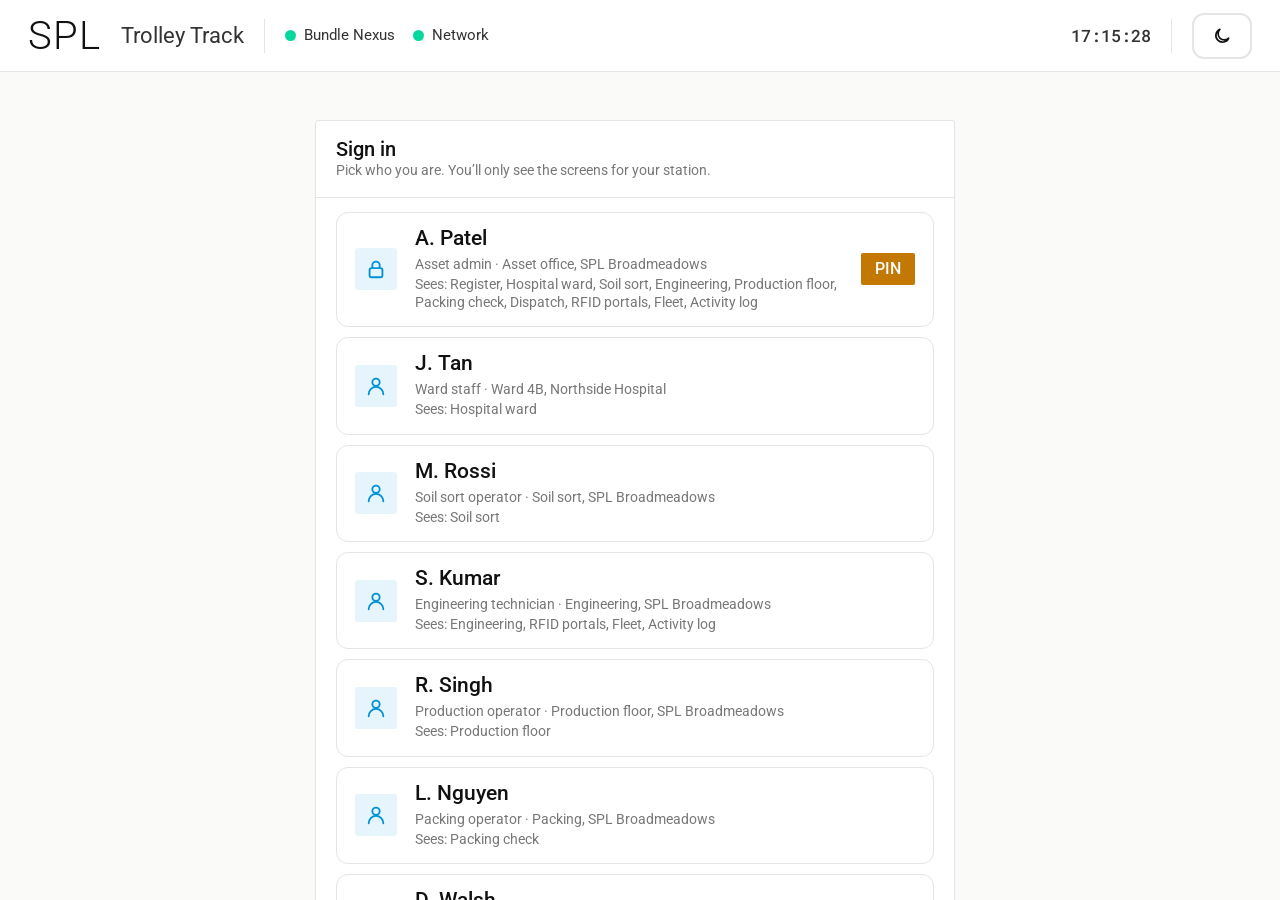
<file: index.html>
<!DOCTYPE html>
<html lang="en">
<head>
<meta charset="utf-8">
<meta name="viewport" content="width=device-width, initial-scale=1, viewport-fit=cover">
<title>SPL Trolley Track – app prototype</title>
<!-- phone app: home-screen install, status bar colour -->
<meta name="theme-color" content="#0092D6">
<meta name="mobile-web-app-capable" content="yes">
<meta name="apple-mobile-web-app-capable" content="yes">
<meta name="apple-mobile-web-app-status-bar-style" content="default">
<meta name="apple-mobile-web-app-title" content="Trolley Track">
<link rel="manifest" href="manifest.webmanifest">
<link rel="icon" href="icon.svg" type="image/svg+xml">
<link rel="apple-touch-icon" href="apple-touch-icon.png">
<link rel="preconnect" href="https://fonts.googleapis.com">
<link rel="preconnect" href="https://fonts.gstatic.com" crossorigin>
<link href="https://fonts.googleapis.com/css2?family=Roboto:wght@300;400;500;700&family=Roboto+Mono:wght@400;500&display=swap" rel="stylesheet">
<link rel="stylesheet" href="css/styles.css?v=10">
<link rel="stylesheet" href="css/mobile.css?v=10">
</head>
<body>
<!-- shown only in desktop "Phone view" -->
<div class="preview-bar">Phone view preview <button class="btn btn-sm" data-act="phone">Back to desktop</button></div>
<!-- .device is the phone frame in Phone view; otherwise it has no box of its own -->
<div class="device">
  <div class="app" id="app"></div>
  <div id="overlay"></div>
</div>

<script src="js/app.js?v=10"></script>
</body>
</html>
</file>
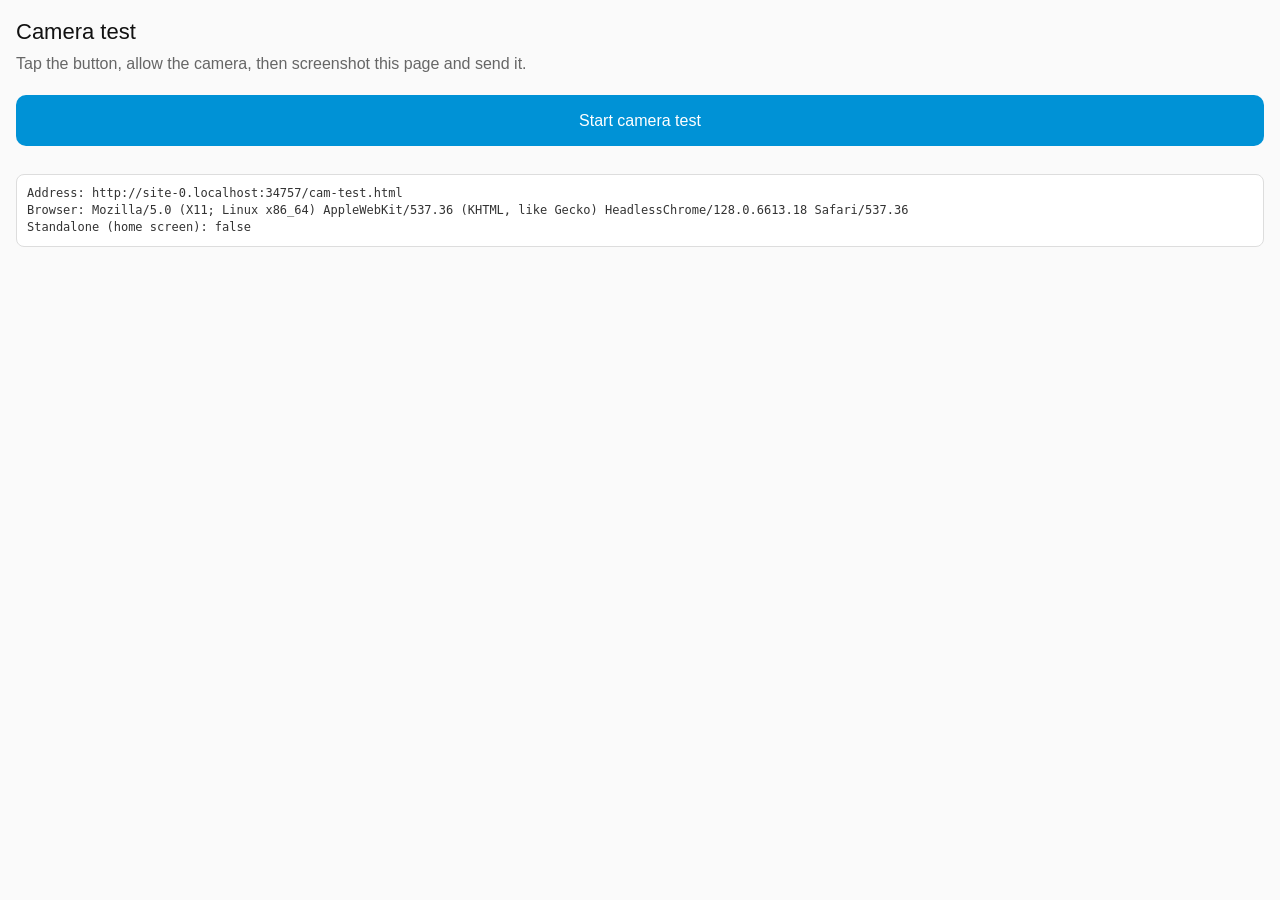
<file: cam-test.html>
<!DOCTYPE html>
<html lang="en">
<head>
<meta charset="utf-8">
<meta name="viewport" content="width=device-width, initial-scale=1">
<title>Camera Test</title>
<!-- Step-by-step camera check for phones. No libraries, so it shows whether the phone and
     link allow the camera at all, separate from the app's own scanner code. -->
<style>
  :root{--blue:#0092D6;--ok:#2E7D32;--bad:#C62828;--muted:#666;--line:#ddd}
  *{box-sizing:border-box}
  body{margin:0;padding:16px;font:16px/1.45 -apple-system,Roboto,Arial,sans-serif;color:#111;background:#fafafa}
  h1{font-size:22px;font-weight:500;margin:0 0 4px}
  p{margin:0 0 14px;color:var(--muted)}
  button{font:inherit;font-weight:500;color:#fff;background:var(--blue);border:0;border-radius:10px;padding:14px 18px;width:100%;margin:6px 0 14px}
  ol{list-style:none;padding:0;margin:0 0 14px;display:flex;flex-direction:column;gap:6px}
  li{background:#fff;border:1px solid var(--line);border-radius:8px;padding:10px 12px;overflow-wrap:anywhere}
  li b{display:inline-block;width:22px}
  li.ok b{color:var(--ok)} li.bad b{color:var(--bad)} li.wait b{color:var(--muted)}
  li small{display:block;color:var(--muted);margin-top:2px}
  video{width:100%;max-height:50vh;background:#000;border-radius:10px;display:none}
  pre{white-space:pre-wrap;font:12px/1.4 ui-monospace,Menlo,monospace;background:#fff;border:1px solid var(--line);border-radius:8px;padding:10px;color:#333}
</style>
</head>
<body>
<h1>Camera test</h1>
<p>Tap the button, allow the camera, then screenshot this page and send it.</p>
<button id="go" type="button">Start camera test</button>
<ol id="steps"></ol>
<video id="v" playsinline muted autoplay></video>
<pre id="info"></pre>
<script>
var steps=document.getElementById("steps"), info=document.getElementById("info"), v=document.getElementById("v");
function add(state,text,detail){var li=document.createElement("li");li.className=state;li.innerHTML="<b>"+(state==="ok"?"✓":state==="bad"?"✗":"…")+"</b>"+text+(detail?"<small>"+detail.replace(/</g,"&lt;")+"</small>":"");steps.appendChild(li);return li;}
info.textContent=["Address: "+location.href,"Browser: "+navigator.userAgent,"Standalone (home screen): "+(navigator.standalone===true||matchMedia("(display-mode: standalone)").matches)].join("\n");

document.getElementById("go").onclick=function(){
  steps.innerHTML="";
  var secure=window.isSecureContext;
  add(secure?"ok":"bad","Secure link (https)",secure?location.protocol+"//"+location.host:"This is "+location.protocol+" — the camera is blocked. Open the https:// tunnel address instead.");
  var md=!!(navigator.mediaDevices&&navigator.mediaDevices.getUserMedia);
  add(md?"ok":"bad","Browser offers the camera API",md?"":"Not available. Usually: not https, or opened inside another app (Teams, Outlook, Instagram…). Open the link in Safari.");
  if(!secure||!md) return;
  var w=add("wait","Asking for the camera…","If nothing pops up, the camera was blocked earlier: Safari aA menu → Website Settings → Camera → Allow.");
  navigator.mediaDevices.getUserMedia({audio:false,video:{facingMode:{ideal:"environment"}}}).then(function(stream){
    w.remove();
    var tr=stream.getVideoTracks()[0], s=tr&&tr.getSettings?tr.getSettings():{};
    add("ok","Camera allowed",(tr?tr.label:"")+(s.width?" · "+s.width+"×"+s.height:"")+(s.facingMode?" · "+s.facingMode:""));
    v.style.display="block"; v.srcObject=stream;
    var p=v.play();
    (p&&p.then?p:Promise.resolve()).then(function(){
      setTimeout(function(){add(v.videoWidth?"ok":"bad","Video playing",v.videoWidth?v.videoWidth+"×"+v.videoHeight:"No picture. Tap the video once.");},800);
    },function(e){
      var li=add("bad","Video didn't start by itself",e.name+": "+e.message+" — tap the video to start it (Low Power Mode does this).");
      v.onclick=function(){v.play().then(function(){li.className="ok";li.querySelector("b").textContent="✓";});};
    });
    add("ok","Barcode reader the app will use","BarcodeDetector" in window?"Built-in scanner":"ZXing (downloaded from cdn.jsdelivr.net, needs internet on the phone)");
  }).catch(function(e){
    w.remove();
    var why={NotAllowedError:"Blocked. Safari: aA → Website Settings → Camera → Allow. Also Settings → Safari → Camera → Ask/Allow. Also Settings → Screen Time → Content & Privacy → Allowed Apps → Camera on.",
      NotFoundError:"No camera found.",NotReadableError:"Camera is busy in another app (FaceTime, Camera, Zoom…). Close it and try again.",
      OverconstrainedError:"Camera rejected the settings.",SecurityError:"Blocked by the page's security settings."}[e.name]||"";
    add("bad","Camera refused: "+e.name,(e.message||"")+(why?" — "+why:""));
  });
};
</script>
</body>
</html>
</file>
<file: css/styles.css>
/* ===== SPL Starter CSS tokens (SPL UI Style Guide §9) ===== */
:root{
  --spl-blue:#0092D6; --spl-blue-hover:#0089C9; --spl-blue-tint:#E6F4FB; --spl-blue-wash:#F2F9FD;
  --bg:#FAFAF9; --surface:#fff; --surface-muted:#F2F2F1; --line:#E5E5E5; --line-strong:#B0B0B0;
  --text:#111; --text-2:#333; --text-3:#555; --text-muted:#777; --text-faint:#999;
  --ok:#06D79D; --ok-text:#168261; --ok-bg:rgba(6,215,157,.08);
  --warn:#F5A524; --warn-text:#C27803; --warn-bg:rgba(245,165,36,.10);
  --fault:#EE4A38; --fault-text:#B83024; --fault-bg:#FFF1EE;
  --off:#B0B0B0; --off-bg:#F2F2F1;
  --info-bg:#E6F4FB;
  --r-info:3px; --r-touch:12px; --r-key:16px;
  --shadow-card:0 1px 2px rgba(0,0,0,.04); --shadow-pop:0 6px 22px rgba(0,0,0,.16);
  --shadow-menu:0 15px 45px rgba(0,0,0,.14); --shadow-dialog:0 18px 48px rgba(0,0,0,.24);
  --motion-fast:160ms; --motion-base:240ms; --motion-slow:340ms;
  --motion-ease:cubic-bezier(.22,1,.36,1); --motion-standard:cubic-bezier(.4,0,.2,1);
  --font:Roboto,Arial,Helvetica,sans-serif; --mono:'Roboto Mono',Consolas,monospace;
  --key-bg:#fff; --knob-dark:#111;
  color-scheme:light;
  box-sizing:border-box;
  padding-top:env(safe-area-inset-top,0px); padding-bottom:env(safe-area-inset-bottom,0px);
}
@media (prefers-color-scheme:dark){
  :root:not([data-theme="light"]){
    --bg:#121416; --surface:#1B1E21; --surface-muted:#24282C; --line:#30353A; --line-strong:#5A6067;
    --text:#F2F3F4; --text-2:#D9DCDF; --text-3:#B4B9BE; --text-muted:#9096A0; --text-faint:#6E747C;
    --ok-text:#3FD9A6; --warn-text:#F5B648; --fault-text:#FF7A6B; --fault-bg:rgba(238,74,56,.12); --off-bg:#24282C;
    --spl-blue-tint:rgba(0,146,214,.16); --spl-blue-wash:rgba(0,146,214,.10); --info-bg:rgba(0,146,214,.14);
    --key-bg:#1B1E21; --knob-dark:#F2F3F4;
    color-scheme:dark;
  }
}
:root[data-theme="dark"]{
  --bg:#121416; --surface:#1B1E21; --surface-muted:#24282C; --line:#30353A; --line-strong:#5A6067;
  --text:#F2F3F4; --text-2:#D9DCDF; --text-3:#B4B9BE; --text-muted:#9096A0; --text-faint:#6E747C;
  --ok-text:#3FD9A6; --warn-text:#F5B648; --fault-text:#FF7A6B; --fault-bg:rgba(238,74,56,.12); --off-bg:#24282C;
  --spl-blue-tint:rgba(0,146,214,.16); --spl-blue-wash:rgba(0,146,214,.10); --info-bg:rgba(0,146,214,.14);
  --key-bg:#1B1E21; --knob-dark:#F2F3F4;
  color-scheme:dark;
}
html{scroll-padding-top:env(safe-area-inset-top,0px);height:100%}
*,*::before,*::after{box-sizing:border-box}
body{margin:0;height:100%;background:var(--bg);color:var(--text);font-family:var(--font);-webkit-font-smoothing:antialiased}
a{color:var(--spl-blue);text-decoration:none} a:hover{color:var(--spl-blue-hover)}
button,input,textarea,select{font-family:var(--font);color:inherit}
:focus-visible{outline:3px solid var(--spl-blue);outline-offset:4px}
.mono{font-family:var(--mono)}
::-webkit-scrollbar{width:10px;height:10px}
::-webkit-scrollbar-thumb{background:var(--scroll-thumb,#D6D6D4);border-radius:5px}
.theme-btn{flex:none}
:root[data-theme="dark"]{--scroll-thumb:#3A4046}
@media (prefers-color-scheme:dark){:root:not([data-theme="light"]){--scroll-thumb:#3A4046}}
body,.topbar,.panel,.stat,.row,.btn,.input,.dialog,.verdict,.banner{transition:background-color var(--motion-base) var(--motion-standard),border-color var(--motion-base) var(--motion-standard),color var(--motion-base) var(--motion-standard)}
::-webkit-scrollbar-track{background:var(--surface-muted)}

/* ===== layout ===== */
.app{width:100%;height:100%;display:flex;flex-direction:column;overflow:hidden}
.topbar{height:72px;flex:none;background:var(--surface);border-bottom:1px solid var(--line);display:flex;align-items:center;gap:20px;padding:0 28px;white-space:nowrap;overflow-x:auto}
.topbar .logo{font:300 40px/1 var(--font);letter-spacing:1px}
.topbar .app-name{font:400 22px/1 var(--font);color:var(--text-2)}
.topbar .divider{width:1px;height:34px;background:var(--line);flex:none}
.topbar .clock{font:500 17px/1 var(--mono);color:var(--text-2)}
.devs{display:flex;gap:18px;align-items:center;font:400 15px/1 var(--font);color:var(--text-2)}
.devs span,.devs button{display:flex;align-items:center;gap:8px}
.devs button{background:none;border:0;padding:8px 6px;margin:-8px -6px;font:inherit;color:inherit;cursor:pointer;border-radius:var(--r-info)}
.devs button:hover{background:var(--surface-muted)}
.site{font:400 15px/1 var(--font);color:var(--text-muted)}
.main{flex:1;display:flex;min-height:0}
.sidebar{width:248px;flex:none;background:var(--spl-blue);color:#fff;display:flex;flex-direction:column;white-space:nowrap;overflow-y:auto;transition:margin-left var(--motion-base) var(--motion-standard)}
.sidebar.closed{margin-left:-248px}
.sidebar .section{padding:20px 20px 12px;font:700 14px/1 var(--font);letter-spacing:.4px;text-transform:uppercase}
.nav-item{display:flex;align-items:center;gap:14px;padding:15px 20px;cursor:pointer;font:500 16px/1 var(--font);color:#fff;background:none;border:0;width:100%;text-align:left;min-height:48px}
.nav-item svg{width:22px;height:22px;flex:none}
.nav-item:hover{background:rgba(255,255,255,.12);color:#fff}
.nav-item[aria-current="page"]{background:rgba(255,255,255,.18);box-shadow:inset 4px 0 0 #fff}
.nav-count{margin-left:auto;padding:3px 8px;background:rgba(255,255,255,.22);font:700 13px/1.3 var(--font);border-radius:2px}
.nav-sep{height:1px;background:rgba(255,255,255,.28);margin:14px 20px}
.signed{margin-top:auto;padding:20px}
.signed .lab{font:500 11px/1 var(--font);letter-spacing:.8px;opacity:.8}
.signed .nm{font:500 17px/1.2 var(--font);margin-top:10px}
.signed .pl{font:400 14px/1.35 var(--font);opacity:.9;margin-top:4px;white-space:normal}
.signed .ver{font:400 12px/1.4 var(--mono);opacity:.6;margin-top:14px}
.content{flex:1;min-width:0;overflow:auto;padding:24px 28px;display:flex;flex-direction:column;gap:20px;scrollbar-gutter:stable}
.page-head{display:flex;align-items:flex-end;gap:16px;flex-wrap:wrap}
.page-title{font:400 27px/1.1 var(--font);margin:0}
.page-sub{font:400 15px/1.4 var(--font);color:var(--text-muted);margin-top:10px;max-width:80ch}
.page-head .actions{margin-left:auto;display:flex;gap:12px;flex-wrap:wrap}
.grid2{display:grid;grid-template-columns:minmax(0,1fr) minmax(0,1.25fr);gap:20px;align-items:start}
.stats{display:grid;grid-template-columns:repeat(auto-fit,minmax(190px,1fr));gap:16px}

/* ===== status ===== */
.dot{display:inline-block;width:11px;height:11px;border-radius:50%;background:var(--off);flex:none}
.dot.ok{background:var(--ok)} .dot.warn{background:var(--warn)} .dot.fault{background:var(--fault)} .dot.info{background:var(--spl-blue)}
.dot.live{animation:blink 2.4s infinite}
.status-chip{display:flex;align-items:center;gap:11px;padding:9px 16px;border:1px solid var(--line);border-radius:var(--r-info);font:500 15px/1 var(--font);letter-spacing:.6px;text-transform:uppercase}
.st{display:inline-flex;align-items:center;gap:8px;font:500 15px/1 var(--font);white-space:nowrap}
.st.Available{color:var(--ok-text)} .st.Faulty{color:var(--fault-text)} .st.In-repair{color:var(--spl-blue)} .st.Retired{color:var(--text-muted)} .st.Unregistered{color:var(--warn-text)}

/* ===== cards & panels ===== */
.stat{background:var(--surface);border:1px solid var(--line);border-top:3px solid var(--spl-blue);border-radius:var(--r-info);padding:18px 20px;box-shadow:var(--shadow-card)}
.stat.ok{border-top-color:var(--ok)} .stat.warn{border-top-color:var(--warn)} .stat.fault{border-top-color:var(--fault)} .stat.off{border-top-color:var(--off)}
.overline{font:400 14px/1 var(--font);color:var(--text-muted);letter-spacing:.6px;text-transform:uppercase}
.stat-value{font:500 29px/1 var(--font);margin-top:14px;display:flex;align-items:center;gap:11px}
.stat-sub{font:400 14px/1.4 var(--font);color:var(--text-muted);margin-top:12px}
.panel{background:var(--surface);border:1px solid var(--line);border-radius:var(--r-info);box-shadow:var(--shadow-card);display:flex;flex-direction:column;min-height:0}
.panel-head{padding:16px 20px;border-bottom:1px solid var(--line);display:flex;align-items:baseline;gap:14px;flex-wrap:wrap}
.panel-title{font:500 20px/1.2 var(--font)}
.panel-desc{font:400 14px/1.4 var(--font);color:var(--text-muted)}
.panel-link{margin-left:auto;font:500 15px/1 var(--font);color:var(--spl-blue);cursor:pointer;background:none;border:0;padding:6px 0}
.panel-body{flex:1;padding:14px 20px;overflow:auto}
.panel-foot{padding:13px 20px;border-top:1px solid var(--line);font:400 14px/1.4 var(--font);color:var(--text-muted);display:flex;gap:10px;align-items:flex-start}
.panel-foot svg{flex:none;width:18px;height:18px;margin-top:1px}
.rows{display:flex;flex-direction:column;gap:10px}
.row{display:flex;align-items:center;gap:18px;padding:15px 18px;border:1px solid var(--line);border-radius:var(--r-touch);background:var(--surface);cursor:pointer;width:100%;text-align:left;font:inherit;color:inherit;transition:background-color var(--motion-fast) var(--motion-standard),transform .08s ease}
.row:hover{background:var(--spl-blue-wash)}
.row:active{transform:scale(.99)}
.row[aria-current="true"]{border-color:var(--spl-blue);box-shadow:inset 4px 0 0 var(--spl-blue)}
.sq{width:42px;height:42px;flex:none;border-radius:var(--r-info);background:var(--spl-blue-tint);color:var(--spl-blue);display:flex;align-items:center;justify-content:center}
.sq svg{width:22px;height:22px}
.row .id{font:500 25px/1 var(--font)}
.row .meta{font:400 14px/1.3 var(--mono);color:var(--text-muted);margin-top:6px;word-break:break-all}
.row .grow{flex:1;min-width:0}
.tag{padding:8px 14px;font:500 16px/1 var(--font);border-radius:2px;background:var(--spl-blue);color:#fff;white-space:nowrap}
.tag.ok{background:var(--ok-text)} .tag.fault{background:var(--fault-text)} .tag.off{background:var(--text-muted)} .tag.warn{background:var(--warn-text)}

/* verdict block */
.verdict{border:1px solid var(--line);border-top:3px solid var(--spl-blue);border-radius:var(--r-info);padding:22px 22px 20px;background:var(--info-bg);animation:popover-enter var(--motion-base) var(--motion-ease)}
.verdict .w{font:500 44px/1 var(--font);letter-spacing:.5px;display:flex;align-items:center;gap:14px}
.verdict .w .dot{width:18px;height:18px}
.verdict p{margin:12px 0 0;font:400 17px/1.45 var(--font);color:var(--text-2)}
.verdict.ok{background:var(--ok-bg);border-top-color:var(--ok)} .verdict.ok .w{color:var(--ok-text)}
.verdict.fault{background:var(--fault-bg);border-top-color:var(--fault)} .verdict.fault .w{color:var(--fault-text)}
.verdict.info .w{color:var(--spl-blue)}
.verdict.off{background:var(--off-bg);border-top-color:var(--off)} .verdict.off .w{color:var(--text-muted)}
.verdict.warn{background:var(--warn-bg);border-top-color:var(--warn)} .verdict.warn .w{color:var(--warn-text)}

/* key-value */
.kv{display:grid;grid-template-columns:150px 1fr;gap:12px 16px;margin:0;font:400 16px/1.35 var(--font)}
.kv dt{font:400 13px/1.6 var(--font);color:var(--text-muted);letter-spacing:.6px;text-transform:uppercase}
.kv dd{margin:0}
.stack{display:flex;flex-direction:column;gap:16px}
.btnrow{display:flex;gap:12px;flex-wrap:wrap}
.empty{display:flex;flex-direction:column;align-items:center;gap:12px;padding:44px 20px;text-align:center;color:var(--text-muted);font:400 16px/1.4 var(--font)}
.empty svg{width:44px;height:44px;color:var(--line-strong)}
.note{display:flex;gap:12px;align-items:flex-start;padding:14px 16px;border:1px solid var(--line);border-left:4px solid var(--spl-blue);border-radius:var(--r-info);font:400 15px/1.45 var(--font);color:var(--text-2);background:var(--surface)}
.note.warn{border-left-color:var(--warn)} .note.fault{border-left-color:var(--fault)} .note.ok{border-left-color:var(--ok)}
.note b{font-weight:500;color:var(--text)}
.flag{font:500 13px/1.3 var(--font);color:var(--warn-text)}

/* ===== table ===== */
.tablewrap{overflow-x:auto}
.table{width:100%;border-collapse:collapse;font:400 16px/1.3 var(--font)}
.table th{padding:12px 20px;text-align:left;font:500 13px/1 var(--font);color:var(--text-3);letter-spacing:.4px;text-transform:uppercase;border-bottom:1px solid var(--line);white-space:nowrap}
.table td{padding:14px 20px;border-bottom:1px solid var(--surface-muted);vertical-align:top}
.table tr:last-child td{border-bottom:0}
.table .mono{font-size:15px}
.table .sub{color:var(--text-muted);font-size:14px;margin-top:4px}

/* ===== buttons ===== */
.btn{display:inline-flex;align-items:center;justify-content:center;gap:8px;padding:14px 26px;border:2px solid var(--line);border-radius:var(--r-touch);background:var(--surface);color:var(--text);
  font:500 16px/1 var(--font);cursor:pointer;user-select:none;-webkit-tap-highlight-color:transparent;touch-action:manipulation;min-height:48px;
  transition:transform .08s ease,filter .12s,box-shadow .12s,background-color var(--motion-fast) var(--motion-standard)}
.btn svg{width:20px;height:20px}
.btn:active:not(:disabled){transform:scale(.97);filter:brightness(.95)}
.btn:disabled{opacity:.45;cursor:not-allowed}
.btn-sm{padding:11px 18px;font-size:15px;min-height:44px}
.btn-caps{font:700 13px/1 var(--font);letter-spacing:.7px;text-transform:uppercase;color:var(--text-3)}
.btn-blue{border-color:var(--spl-blue);color:var(--spl-blue)}
.btn-primary{border-color:transparent;background:var(--spl-blue);color:#fff;box-shadow:0 8px 18px rgba(0,146,214,.30)}
.btn-ok{border-color:transparent;background:var(--ok);color:#fff;box-shadow:0 8px 18px rgba(6,215,157,.30)}
.btn-danger{border-color:transparent;background:var(--fault);color:#fff;box-shadow:0 8px 18px rgba(238,74,56,.30)}
.btn-danger-quiet{color:var(--fault-text)}
.btn-block{width:100%}
.icon-btn{width:44px;height:44px;display:flex;align-items:center;justify-content:center;border-radius:var(--r-info);cursor:pointer;background:none;border:none;color:var(--text);flex:none}
.icon-btn:hover{background:var(--surface-muted)}
.chips{display:flex;flex-wrap:wrap;gap:10px}
.chip{padding:12px 18px;border:2px solid var(--line);border-radius:var(--r-touch);background:var(--surface);font:500 16px/1 var(--font);cursor:pointer;min-height:46px}
.chip[aria-pressed="true"]{border-color:var(--spl-blue);background:var(--spl-blue-tint);color:var(--spl-blue)}

/* ===== inputs ===== */
.field{display:flex;flex-direction:column;gap:8px}
.field label,.field .lab{font:400 13px/1 var(--font);color:var(--text-muted);letter-spacing:.6px;text-transform:uppercase}
.input{padding:14px 16px;border:1px solid var(--line);border-radius:var(--r-info);background:var(--surface);color:var(--text);font:400 16px/1.3 var(--font);width:100%}
.input:focus{outline:none;border-color:var(--spl-blue);box-shadow:0 0 0 1px var(--spl-blue)}
.input::placeholder{color:var(--text-faint)}
textarea.input{min-height:84px;resize:vertical}
.check{display:flex;gap:12px;align-items:center;font:400 16px/1.3 var(--font);cursor:pointer;min-height:44px}
.check input{width:22px;height:22px;accent-color:var(--spl-blue)}
.photo{display:flex;gap:14px;align-items:center}
.thumb{width:84px;height:62px;border-radius:var(--r-info);border:1px solid var(--line);background:repeating-linear-gradient(45deg,var(--surface-muted) 0 7px,var(--surface) 7px 14px)}
.err{padding:12px 16px;border-radius:12px;background:rgba(238,74,56,.08);font:400 15px/1.4 var(--font);color:var(--text)}

/* ===== banner ===== */
.banner{flex:none;display:flex;align-items:center;gap:20px;padding:16px 28px;background:var(--fault-bg);border-bottom:1px solid var(--fault);flex-wrap:wrap}
.banner svg{width:26px;height:26px;color:var(--fault);flex:none}
.banner .sev{min-width:118px;font:700 15px/1 var(--font);letter-spacing:1px;color:var(--fault-text);text-transform:uppercase}
.banner .title{font:500 23px/1.1 var(--font)}
.banner .bdiv{width:1px;height:30px;background:var(--line-strong)}
.banner .body{flex:1;min-width:240px;font:400 17px/1.4 var(--font);color:var(--text-2)}
.banner .doing{display:flex;align-items:center;gap:10px;padding:9px 14px;background:var(--surface);border:1px solid var(--line);border-radius:var(--r-info);font:500 15px/1 var(--font)}
.banner .doing svg{width:18px;height:18px;color:var(--text-2)}
.banner .when{font:400 14px/1 var(--mono);color:var(--text-muted)}
.banner.warn{background:var(--warn-bg);border-color:var(--warn)} .banner.warn .sev{color:var(--warn-text)} .banner.warn > svg{color:var(--warn)}

/* ===== tabs ===== */
.tabs{display:flex;gap:6px;border-bottom:1px solid var(--line);padding:0 20px;margin-top:14px}
.tab{position:relative;padding:13px 22px;border:1px solid var(--line);border-bottom:none;border-radius:12px 12px 0 0;background:transparent;color:var(--text);font:500 17px/1 var(--font);cursor:pointer;white-space:nowrap;min-height:44px}
.tab:hover{background:var(--spl-blue-wash)}
.tab[aria-selected="true"]{background:var(--surface)}
.tab::before{content:"";position:absolute;top:-1px;left:-1px;right:-1px;height:12px;border:3px solid var(--spl-blue);border-bottom:none;border-radius:12px 12px 0 0;opacity:0;transform:translateY(3px);transition:opacity 250ms ease,transform 250ms var(--motion-ease);pointer-events:none}
.tab[aria-selected="true"]::before{opacity:1;transform:none}

/* ===== role switch ===== */
.role{display:flex;align-items:center;gap:12px}
.role-label{font:500 15px/1 var(--font);color:#888;cursor:pointer;transition:color 250ms ease;background:none;border:0;padding:8px 0}
.role-label[aria-current="true"]{color:var(--text)}
.role-switch{position:relative;width:60px;height:29px;padding:3px;border:1px solid var(--line);border-radius:100px;background:var(--knob-dark);cursor:pointer;transition:background-color 420ms ease,border-color 420ms ease;flex:none}
.role-switch[aria-checked="true"]{background:var(--surface);border-color:var(--knob-dark)}
.role-knob{position:absolute;top:2.5px;left:2.5px;width:22px;height:22px;border-radius:50%;background:var(--surface);box-shadow:0 1px 4px rgba(0,0,0,.18);transition:transform 550ms cubic-bezier(.34,1.56,.64,1),background-color 350ms ease}
.role-switch[aria-checked="true"] .role-knob{transform:translateX(31px);background:var(--knob-dark)}

/* ===== overlays ===== */
.backdrop{position:fixed;inset:0;background:rgba(17,17,17,.45);backdrop-filter:blur(3px);display:flex;align-items:center;justify-content:center;animation:fade-in var(--motion-fast) var(--motion-standard);z-index:20;padding:16px}
.dialog{width:620px;max-width:100%;max-height:calc(100vh - 32px);display:flex;flex-direction:column;background:var(--surface);border:1px solid var(--line);border-radius:var(--r-info);box-shadow:var(--shadow-dialog);animation:dialog-enter var(--motion-base) var(--motion-ease)}
.dialog-head{padding:20px 24px;border-bottom:1px solid var(--line);font:500 20px/1.2 var(--font);display:flex;align-items:center;gap:12px}
.dialog-body{padding:20px 24px;font:400 16px/1.5 var(--font);color:var(--text-2);overflow-y:auto;display:flex;flex-direction:column;gap:18px}
.dialog-foot{padding:16px 24px;border-top:1px solid var(--line);display:flex;justify-content:flex-end;gap:12px;flex-wrap:wrap}
.toast{position:fixed;left:50%;bottom:40px;transform:translateX(-50%);display:flex;align-items:center;gap:14px;padding:16px 24px;background:var(--surface);z-index:30;max-width:calc(100% - 32px);
  border:1px solid var(--line);border-left:4px solid var(--spl-blue);border-radius:var(--r-info);box-shadow:var(--shadow-pop);animation:toast-enter var(--motion-base) var(--motion-ease);font:400 16px/1.4 var(--font)}
.toast.ok{border-left-color:var(--ok)} .toast.warn{border-left-color:var(--warn)} .toast.fault{border-left-color:var(--fault)}
.round{width:40px;height:40px;border-radius:50%;border:0;background:var(--surface-muted);display:flex;align-items:center;justify-content:center;cursor:pointer;margin-left:auto;flex:none}
.round svg{width:18px;height:18px}

/* ===== PIN keypad ===== */
.pin-card{width:460px;max-width:100%;padding:28px;background:var(--surface);border-radius:20px;box-shadow:0 28px 70px rgba(0,0,0,.28),0 2px 6px rgba(0,0,0,.06);animation:dialog-enter var(--motion-base) var(--motion-ease)}
.pin-top{display:flex;align-items:center;gap:14px}
.badge{width:48px;height:48px;border-radius:50%;background:var(--spl-blue-tint);color:var(--spl-blue);display:flex;align-items:center;justify-content:center;flex:none}
.badge svg{width:24px;height:24px}
.pin-title{font:600 22px/1.2 var(--font)}
.pin-sub{font:400 14px/1.4 var(--font);color:var(--text-muted);margin-top:4px}
.pin-dots{display:flex;justify-content:center;gap:12px;margin-top:22px}
.pin-dot{width:52px;height:60px;border-radius:14px;border:2px solid var(--line);display:flex;align-items:center;justify-content:center}
.pin-dot.filled::after{content:"";width:14px;height:14px;border-radius:50%;background:var(--spl-blue)}
.pin-keys{display:grid;grid-template-columns:repeat(3,1fr);gap:12px;margin-top:22px}
.pin-key{height:76px;border-radius:var(--r-key);border:2px solid var(--line);background:var(--key-bg);color:var(--text);font:500 28px/1 var(--font);cursor:pointer;transition:transform .08s ease,filter .12s}
.pin-key:active{transform:scale(.95);filter:brightness(.94)}
.pin-key.sm{font-size:16px}
.pin-error{margin-top:16px;padding:12px 16px;border-radius:12px;background:rgba(238,74,56,.08);font:400 15px/1.4 var(--font)}

/* ===== motion ===== */
.view{animation:view-enter var(--motion-base) var(--motion-ease) backwards}
.spin{animation:spin 1.1s linear infinite}
@keyframes view-enter{from{transform:translateY(8px);opacity:0}to{transform:none;opacity:1}}
@keyframes popover-enter{from{transform:translateY(8px) scale(.985);opacity:0}to{transform:none;opacity:1}}
@keyframes toast-enter{from{transform:translate(-50%,10px) scale(.985);opacity:0}to{transform:translate(-50%,0) scale(1);opacity:1}}
@keyframes dialog-enter{from{transform:translateY(12px) scale(.975);opacity:0}to{transform:none;opacity:1}}
@keyframes fade-in{from{opacity:0}to{opacity:1}}
@keyframes blink{0%,100%{opacity:1}50%{opacity:.38}}
@keyframes spin{to{transform:rotate(360deg)}}
@media (prefers-reduced-motion:reduce){*,*::before,*::after{animation-duration:.01ms!important;animation-iteration-count:1!important;transition-duration:.01ms!important}}

/* ===== smaller screens (the guide targets 1920 x 1080; this keeps the prototype usable elsewhere) ===== */
@media (max-width:1280px){ .grid2{grid-template-columns:1fr} .hide-md{display:none!important} }
@media (max-width:900px){
  .sidebar{position:fixed;top:72px;bottom:0;left:0;z-index:15;box-shadow:var(--shadow-menu)}
  .content{padding:18px 16px}
  .topbar{gap:14px;padding:0 16px}
  .hide-sm{display:none!important}
  .kv{grid-template-columns:1fr;gap:4px 0} .kv dd{margin-bottom:10px}
  .banner{padding:14px 16px}
}

/* ===== motion: smooth state changes (works because app.js now patches the DOM in place) ===== */
/* selection and press states ease out instead of snapping */
.row{transition:background-color var(--motion-fast) var(--motion-ease),border-color var(--motion-base) var(--motion-ease),box-shadow var(--motion-base) var(--motion-ease),transform .12s var(--motion-ease)}
.chip{transition:background-color var(--motion-fast) var(--motion-ease),border-color var(--motion-fast) var(--motion-ease),color var(--motion-fast) var(--motion-ease),transform .12s var(--motion-ease)}
.chip:active{transform:scale(.97)}
.nav-item{transition:background-color var(--motion-fast) var(--motion-ease),color var(--motion-fast) var(--motion-ease)}
.pin-dot{transition:border-color var(--motion-fast) var(--motion-ease)}
.pin-dot.filled{border-color:var(--spl-blue)}
.pin-dot.filled::after{animation:pop-in var(--motion-fast) var(--motion-ease)}
.row .tag{animation:pop-in var(--motion-fast) var(--motion-ease)}

/* content that changes: new trolley read, banner appears */
.swap-in{animation:swap-in var(--motion-base) var(--motion-ease)}
.banner{animation:banner-enter var(--motion-base) var(--motion-ease)}

/* exits: dialogs and toasts fade away instead of vanishing (EXIT_MS in app.js = 220ms) */
.is-leaving{pointer-events:none}
.backdrop.is-leaving{animation:fade-out 200ms var(--motion-standard) forwards}
.backdrop.is-leaving .dialog,.backdrop.is-leaving .pin-card{animation:dialog-exit 200ms var(--motion-standard) forwards}
.toast.is-leaving{animation:toast-exit 200ms var(--motion-standard) forwards}

@keyframes swap-in{from{opacity:0;transform:translateY(6px)}to{opacity:1;transform:none}}
@keyframes banner-enter{from{opacity:0;transform:translateY(-8px)}to{opacity:1;transform:none}}
@keyframes pop-in{from{opacity:0;transform:scale(.6)}to{opacity:1;transform:none}}
@keyframes fade-out{from{opacity:1}to{opacity:0}}
@keyframes dialog-exit{from{opacity:1;transform:none}to{opacity:0;transform:translateY(8px) scale(.98)}}
@keyframes toast-exit{from{opacity:1;transform:translate(-50%,0)}to{opacity:0;transform:translate(-50%,10px)}}

/* ===== sign-in and signed-in user ===== */
.who{display:flex;align-items:center;gap:10px;color:var(--text-2)}
.who svg{width:22px;height:22px;color:var(--spl-blue);flex:none}
.who .nm{font:500 15px/1.15 var(--font);color:var(--text)}
.who .rl{font:400 13px/1.2 var(--font);color:var(--text-muted)}
.signed .signout{display:flex;align-items:center;gap:8px;margin-top:14px;padding:9px 14px;border:1px solid rgba(255,255,255,.55);border-radius:var(--r-touch);background:transparent;color:#fff;font:500 14px/1 var(--font);cursor:pointer;transition:background-color var(--motion-fast) var(--motion-ease)}
.signed .signout:hover{background:rgba(255,255,255,.14)}
.signed .signout svg{width:16px;height:16px}
.content.login{align-items:center;justify-content:flex-start;padding-top:48px}
.login-card{width:640px;max-width:100%}
.login-card .row .meta + .meta{margin-top:2px}

/* ===== QR lookup ===== */
.row[disabled]{cursor:progress;opacity:.7}
.row[disabled]:active{transform:none}
.empty.lookup .spin svg{width:40px;height:40px;color:var(--spl-blue)}

/* ===== desktop refinements ===== */
html{-webkit-text-size-adjust:100%;text-size-adjust:100%}
img,video,canvas{max-width:100%;height:auto}
/* top bar: drop duplicate status, the theme label and the site name before anything gets clipped */
@media (max-width:1700px){.topbar .site{display:none}}
@media (max-width:1600px){.topbar .status-chip{display:none}.topbar .theme-btn span{display:none}}
/* label / value rows line up on the text baseline */
.kv{align-items:baseline}
.kv dt{line-height:1.35}
.kv .sub{font-size:13px;color:var(--text-muted);margin-top:2px}
/* side-by-side panel headers keep the same height whether or not they have a link */
.panel-link{margin-top:-8px;margin-bottom:-8px;padding:8px 0}
/* tables: ids never wrap, status text sits on the row baseline, row buttons don't push the row down */
.table td.mono{white-space:nowrap}
.table td.mono .sub{white-space:normal;max-width:15ch}
.table td .st{line-height:1.3}
.table td .btn{margin:-10px 0}
/* offline banner: status box and button share one height */
.banner .doing{min-height:40px}
.banner .btn-sm{min-height:40px;padding:8px 16px}
/* list rows */
.row .id.sm{font-size:17px}
.row .meta.txt{font-family:var(--font);word-break:normal;overflow-wrap:anywhere}
.meta .here{font-weight:500;color:var(--ok-text)}
.sq.danger{background:var(--fault-bg);color:var(--fault)}
.row.static{cursor:default}
.row.static:hover{background:var(--surface)}
.row.static:active{transform:none}
/* sign-in list scrolls with the page, not inside the card */
.login-card{flex:none}

/* The phone app layout lives in css/mobile.css */
</file>
<file: css/mobile.css>
/* =======================================================================
   SPL Trolley Track - PHONE APP LAYOUT
   -----------------------------------------------------------------------
   Turned on by app.js adding  html.phone  when the screen is 760px wide
   or less, or on desktop through "Phone view" (html.phone-frame shows the
   app inside a phone-sized frame).

   Built mobile-first on the desktop components in styles.css:
   - one screen at a time, sections are a heading above a rounded card
   - lists are one card with hairline dividers
   - body text 16px, tap targets 44px or more, no horizontal scrolling

   Contents
     1. Defaults (desktop)        8. Details list (label / value)
     2. Phone view frame           9. Result screen
     3. App shell                 10. Tables as cards
     4. App bar                   11. Forms, buttons, notes, banners
     5. Tab bar                   12. Bottom sheets and PIN pad
     6. Sections and lists        13. Toasts
     7. Status chips, scanner     14. Small phones (360px and under)
   ======================================================================= */

:root{
  --m-gutter:16px;          /* screen side padding */
  --m-card-pad:16px;        /* padding inside cards */
  --m-radius:16px;          /* card corners */
  --m-sheet-radius:22px;    /* bottom sheet corners */
  --m-tap:44px;             /* minimum tap target */
  --m-label:112px;          /* label column in details lists */
}

/* ---------- 1. Defaults (desktop): phone-only pieces stay hidden ---------- */
.device{display:contents}
.appbar,.tabbar,.only-phone,.preview-bar{display:none}


/* ---------- 2. Phone view frame (desktop preview) ---------- */
html.phone-frame body{display:flex;flex-direction:column;align-items:center;justify-content:center;gap:14px;background:var(--surface-muted);overflow:hidden}
.phone-frame .preview-bar{display:flex;align-items:center;gap:14px;flex:none;font:500 15px/1 var(--font);color:var(--text-2)}
.phone-frame .device{
  display:block;position:relative;flex:none;overflow:hidden;
  width:390px;height:min(844px,calc(100vh - 92px));
  border:12px solid #15171A;border-radius:50px;background:var(--bg);
  box-shadow:0 30px 80px rgba(0,0,0,.30),0 0 0 2px #2A2E33;
  transform:translateZ(0); /* keeps fixed overlays (sheets, toasts) inside the frame */
}


/* ---------- 3. App shell ---------- */
html.phone body{overflow-x:hidden}
.phone .topbar,.phone .sidebar,.phone .hide-phone,.phone .hide-sm,.phone .hide-md{display:none!important}
.phone .only-phone{display:block}
.phone span.only-phone{display:inline}

.phone .app,.phone .main{max-width:100%;overflow-x:hidden}
.phone .content{
  max-width:100%;overflow-x:hidden;
  padding:16px var(--m-gutter) 28px;gap:22px;
  scrollbar-gutter:auto;-webkit-overflow-scrolling:touch;
}
.phone .content > *{flex-shrink:0}           /* the screen scrolls, not each card */

/* page heading lives in the app bar; page actions move to the end of the screen */
.phone .page-title,.phone .page-sub{display:none}
.phone .page-head{order:9;flex-direction:column;align-items:stretch;gap:12px}
.phone .page-head .actions{margin-left:0}
.phone .page-head .actions .btn{width:100%;background:transparent;border-color:var(--line);box-shadow:none}

/* desktop columns stack; station screens show the scanner OR the result */
.phone .grid2{grid-template-columns:1fr;gap:14px}
.phone .station.has-result > .pick{display:none}
.phone .station:not(.has-result) > .result{display:none}

/* sign-in */
.phone .content.login{padding-top:14px;align-items:stretch}
.phone .login-card{width:auto}
.phone .login-card .panel-title{display:none}   /* the app bar already says "Sign in" */


/* ---------- 4. App bar ---------- */
.phone .appbar{
  display:flex;align-items:center;gap:10px;flex:none;min-height:62px;
  padding:calc(10px + env(safe-area-inset-top,0px)) 14px 10px var(--m-gutter);
  background:var(--surface);border-bottom:1px solid var(--line);
}
.ab-title{flex:1;min-width:0}
.ab-over{font:500 11px/1 var(--font);letter-spacing:.8px;text-transform:uppercase;color:var(--spl-blue)}
.ab-name{margin-top:4px;font:500 20px/1.2 var(--font);white-space:nowrap;overflow:hidden;text-overflow:ellipsis}
.ab-net{
  display:flex;align-items:center;gap:7px;flex:none;min-height:var(--m-tap);padding:0 14px;
  border:1px solid var(--line);border-radius:100px;background:var(--surface);
  font:500 13px/1 var(--font);cursor:pointer;
}
.avatar{
  display:flex;align-items:center;justify-content:center;flex:none;
  width:var(--m-tap);height:var(--m-tap);border:0;border-radius:50%;
  background:var(--spl-blue);color:#fff;font:500 15px/1 var(--font);cursor:pointer;
  transition:transform .12s var(--motion-ease);
}
.avatar:active{transform:scale(.94)}
.avatar.ghost{background:var(--surface-muted);color:var(--text)}
.avatar svg{width:20px;height:20px}
.avatar.lg{width:56px;height:56px;font-size:20px;cursor:default}


/* ---------- 5. Tab bar ---------- */
.phone .tabbar{display:flex;flex:none;padding:6px 4px calc(6px + env(safe-area-inset-bottom,0px));background:var(--surface);border-top:1px solid var(--line)}
.tb{
  position:relative;isolation:isolate;flex:1;min-width:0;min-height:54px;
  display:flex;flex-direction:column;align-items:center;gap:5px;padding:6px 2px 4px;
  border:0;border-radius:12px;background:none;color:var(--text-muted);
  font:500 11.5px/1 var(--font);cursor:pointer;-webkit-tap-highlight-color:transparent;
  transition:color var(--motion-fast) var(--motion-ease);
}
.tb span{max-width:100%;white-space:nowrap;overflow:hidden;text-overflow:ellipsis}
.tb svg{flex:none;width:24px;height:24px;transition:transform .12s var(--motion-ease)}
.tb:active svg{transform:scale(.9)}
.tb::before{   /* pill behind the active icon */
  content:"";position:absolute;z-index:-1;top:2px;left:50%;width:58px;height:32px;margin-left:-29px;
  border-radius:16px;background:var(--spl-blue-tint);opacity:0;transform:scaleX(.4);
  transition:opacity var(--motion-base) var(--motion-ease),transform var(--motion-base) var(--motion-ease);
}
.tb[aria-current="page"]{color:var(--spl-blue)}
.tb[aria-current="page"]::before{opacity:1;transform:none}
.tb em{   /* count badge */
  position:absolute;top:1px;left:calc(50% + 7px);min-width:18px;height:18px;padding:0 5px;border-radius:9px;
  background:var(--fault);color:#fff;font:700 11px/18px var(--font);font-style:normal;text-align:center;
}


/* ---------- 6. Sections and lists ---------- */
/* a section = small heading above one rounded card */
.phone .panel{background:none;border:0;border-radius:0;box-shadow:none}
.phone .panel-head{min-height:0;padding:0 4px 8px;gap:8px;align-items:baseline;border:0}
.phone .panel-title{font:600 16px/1.3 var(--font);color:var(--text-2)}
.phone .panel-desc{font-size:14px}
.phone .panel-body{padding:var(--m-card-pad);overflow:visible;background:var(--surface);border:1px solid var(--line);border-radius:var(--m-radius)}
.phone .panel-body:has(> .rows),.phone .panel-body:has(> .tablewrap){padding:0;overflow:hidden}
.phone .panel-foot{padding:10px 4px 0;background:none;border:0;font-size:14px}
.phone .panel-foot svg{width:16px;height:16px}
.phone .panel-foot .btn{flex:1}
.phone .panel-link{display:inline-flex;align-items:center;min-height:var(--m-tap);padding:0 2px;font-size:16px}
.phone .panel-head .panel-link{margin-top:-12px;margin-bottom:-12px}

/* lists: one card, rows divided by hairlines */
.phone .rows{gap:8px}
.phone .row{padding:12px 14px;gap:14px}
.phone .panel-body > .rows,.phone .dialog-body > .rows{gap:0}
.phone .dialog-body > .rows{overflow:hidden;background:var(--surface);border:1px solid var(--line);border-radius:var(--m-radius)}
.phone .panel-body > .rows > .row,
.phone .dialog-body > .rows > .row{
  min-height:64px;padding:12px var(--m-card-pad);
  background:transparent;border:0;border-bottom:1px solid var(--line);border-radius:0;box-shadow:none;
}
.phone .panel-body > .rows > .row:last-child,
.phone .dialog-body > .rows > .row:last-child{border-bottom:0}
.phone .panel-body > .rows > .row[aria-current="true"],
.phone .dialog-body > .rows > .row[aria-current="true"]{background:var(--spl-blue-wash);box-shadow:inset 3px 0 0 var(--spl-blue)}
.phone .panel-body > .rows > .row.static:hover{background:transparent}
.phone .panel-body > .rows > .empty{padding:28px 16px}
.phone .row .id{font-size:18px}
.phone .row .id.sm{font-size:17px}
.phone .row .meta{margin-top:4px;font-size:14px;word-break:normal;overflow-wrap:anywhere}
.phone .sq{width:36px;height:36px;border-radius:10px}
.phone .sq svg{width:20px;height:20px}
.phone .tag{padding:6px 10px;font-size:14px}
.phone .empty{padding:32px 16px;font-size:16px}

/* "Open Reason" inside a trolley card: a sub-section of the same card */
.phone .panel .panel > .panel-head{margin:0 calc(var(--m-card-pad) * -1);padding:14px var(--m-card-pad) 4px;border-top:1px solid var(--line)}
.phone .panel .panel > .panel-head .panel-title{font-size:14px;letter-spacing:.5px;text-transform:uppercase;color:var(--text-muted)}
.phone .panel .panel > .panel-body{padding:0;background:none;border:0;border-radius:0}
.phone .panel .panel .tag{padding:4px 8px;font-size:12px}


/* ---------- 7. Status chips and scanner ---------- */
.phone .stats{display:flex;gap:8px;margin:0 calc(var(--m-gutter) * -1);padding:0 var(--m-gutter);overflow-x:auto;scrollbar-width:none}
.phone .stats::-webkit-scrollbar{display:none}
.phone .stat{flex:none;display:flex;align-items:center;gap:7px;padding:7px 13px 7px 11px;background:var(--surface);border:1px solid var(--line);border-radius:100px;box-shadow:none}
.phone .stat .stat-value{order:-1;margin:0;gap:7px;font:600 15px/1 var(--font)}
.phone .stat .stat-value .dot{width:9px;height:9px}
.phone .stat .overline{font:400 14px/1 var(--font);letter-spacing:0;text-transform:none;color:var(--text-2)}
.phone .stat .stat-sub{display:none}

/* scanner: camera viewfinder (desktop uses the webcam, inside the scan panel) */
.viewfinder{display:flex;flex-direction:column;align-items:center;gap:12px;margin:16px 20px 0;padding:22px 16px 18px;border-radius:16px;background:#121416;color:#fff}
.viewfinder.live{position:relative;justify-content:center;height:340px;padding:0;overflow:hidden}

/* phone: viewfinder is the first thing on the scanner screen, then the demo list */
.phone .scan > .panel-head{display:none}
.phone .viewfinder{display:flex;flex-direction:column;align-items:center;gap:12px;margin:0;padding:26px 16px 18px;border-radius:18px;background:#121416;color:#fff}
.vf-frame{position:relative;display:flex;align-items:center;justify-content:center;width:210px;height:128px;color:rgba(255,255,255,.28)}
.vf-frame svg{width:60px;height:60px}
.vf-frame i{position:absolute;width:26px;height:26px;border:3px solid var(--spl-blue)}
.vf-frame i:nth-child(1){top:0;left:0;border-right:0;border-bottom:0;border-top-left-radius:9px}
.vf-frame i:nth-child(2){top:0;right:0;border-left:0;border-bottom:0;border-top-right-radius:9px}
.vf-frame i:nth-child(3){bottom:0;left:0;border-right:0;border-top:0;border-bottom-left-radius:9px}
.vf-frame i:nth-child(4){bottom:0;right:0;border-left:0;border-top:0;border-bottom-right-radius:9px}
.vf-line{position:absolute;left:12px;right:12px;top:12px;height:2px;border-radius:1px;background:var(--ok);box-shadow:0 0 12px var(--ok);animation:vf-scan 2s var(--motion-standard) infinite alternate}
.vf-text{font:400 16px/1.3 var(--font);color:rgba(255,255,255,.82);text-align:center}
.phone .vf-demo{margin:20px 4px 8px;font:600 16px/1.3 var(--font);color:var(--text-2)}
.vf-btn{margin-top:4px;min-width:220px}
@keyframes vf-scan{to{top:114px}}

/* live camera: video fills the viewfinder, frame and hint sit on top */
.phone .viewfinder.live{position:relative;justify-content:center;height:360px;margin:0;padding:0;overflow:hidden}
.vf-cam{position:absolute;top:0;right:0;bottom:0;left:0;background:#000}
.vf-video{position:absolute;top:0;left:0;width:100%;height:100%;object-fit:cover;background:#000}
.viewfinder.live .vf-frame{z-index:1;width:230px;height:230px}
.viewfinder.live .vf-line{animation-name:vf-scan-live}
.viewfinder.live .vf-text{position:absolute;left:0;right:0;bottom:0;z-index:1;padding:32px 16px 16px;background:linear-gradient(transparent,rgba(0,0,0,.7));color:#fff}
.vf-stop{position:absolute;top:10px;right:10px;z-index:2;display:flex;align-items:center;justify-content:center;width:var(--m-tap);height:var(--m-tap);border:0;border-radius:50%;background:rgba(0,0,0,.55);color:#fff;cursor:pointer}
.vf-stop svg{width:20px;height:20px}
.vf-info{margin-top:6px;font:400 12px/1.35 var(--mono);color:rgba(255,255,255,.75);overflow-wrap:anywhere}
.vf-info:empty{display:none}
@keyframes vf-scan-live{to{top:216px}}


/* ---------- 8. Details list: label left, value right, hairlines ---------- */
.phone .kv{
  display:grid;grid-template-columns:var(--m-label) minmax(0,1fr);gap:0;align-items:stretch;
  margin:0 calc(var(--m-card-pad) * -1);font-size:16px;
}
.phone .kv dt,.phone .kv dd{display:flex;align-items:center;min-height:46px;padding:12px 0;border-bottom:1px solid var(--line)}
.phone .kv dt{padding-left:var(--m-card-pad);padding-right:12px;font-size:12px;line-height:1.25;white-space:normal}
.phone .kv dd{margin:0;padding-right:var(--m-card-pad);justify-content:flex-end;flex-wrap:wrap;gap:4px;text-align:right;overflow-wrap:anywhere}
.phone .kv dd.mono{font-size:15px}
.phone .kv dd .sub{flex-basis:100%;margin-top:0;text-align:right;font-size:14px}
.phone .kv > :nth-last-child(-n+2){border-bottom:0}
.phone .kv .thumb{display:inline-block!important;vertical-align:top}
.phone .panel-body > .stack > .kv:first-child{margin-top:calc(var(--m-card-pad) * -1)}


/* ---------- 9. Result screen ---------- */
/* back link above the card */
.phone .result > .panel-head{padding:0 0 10px}
.phone .result > .panel-head .panel-title{display:none}
.phone .result > .panel-head .panel-link{margin:-12px 0;font-weight:500}
.phone .result .stack{gap:16px}

/* coloured status header across the top of the card */
.phone .verdict{padding:16px 16px 14px;border-radius:var(--m-radius)}
.phone .verdict .w{gap:10px;font-size:26px}
.phone .verdict .w .dot{width:14px;height:14px}
.phone .verdict p{margin-top:8px;font-size:16px}
.phone .result .stack > .verdict{
  order:-1;margin:calc(var(--m-card-pad) * -1) calc(var(--m-card-pad) * -1) 0;padding:18px 16px 16px;
  border:0;border-top:4px solid var(--spl-blue);border-radius:var(--m-radius) var(--m-radius) 0 0;
}
.phone .result .stack > .verdict.ok{border-top-color:var(--ok)}
.phone .result .stack > .verdict.fault{border-top-color:var(--fault)}
.phone .result .stack > .verdict.off{border-top-color:var(--off)}
.phone .result .stack > .verdict.warn{border-top-color:var(--warn)}
.phone .result .stack > .verdict + .kv{margin-top:calc(var(--m-card-pad) * -1)}
.phone .result .stack > .note{order:1;border-radius:10px}

/* actions pinned to the bottom of the screen while the details scroll:
   side by side when there's room (main action on the right), stacked on narrow phones */
.phone .result .stack > .btnrow{
  order:9;position:sticky;bottom:0;z-index:2;
  flex-direction:row;flex-wrap:wrap;gap:10px;
  margin:0 calc(var(--m-card-pad) * -1) calc(var(--m-card-pad) * -1);padding:12px var(--m-card-pad);
  background:var(--surface);border-top:1px solid var(--line);border-radius:0 0 var(--m-radius) var(--m-radius);
}
.phone .result .stack > .btnrow .btn{width:auto;flex:1 1 140px;min-height:46px;padding:12px 10px;font-size:16px;line-height:1.15;text-align:center}
.phone .result .stack > .btnrow .btn:first-child:not(:nth-last-child(2)){flex-basis:100%}
.phone .result .stack > .btnrow .btn:first-child:nth-last-child(2) ~ .btn{order:-1}


/* ---------- 10. Tables as cards (labels come from labelTables() in app.js) ---------- */
.phone .table,.phone .table tbody{display:block}
.phone .table thead{display:none}
.phone .table tr{display:block;padding:14px var(--m-card-pad);border-bottom:1px solid var(--line)}
.phone .table tr:last-child{border-bottom:0}
.phone .table td{display:flow-root;padding:4px 0 4px 104px;border:0;font-size:16px;overflow-wrap:anywhere}
.phone .table td::before{   /* column name in a left gutter */
  content:attr(data-label);float:left;width:96px;margin:2px 0 0 -104px;
  font:400 11.5px/1.3 var(--font);letter-spacing:.5px;text-transform:uppercase;color:var(--text-muted);
}
.phone .table td:first-child{margin-bottom:4px;padding-left:0;font-size:18px;font-weight:500}   /* card title */
.phone .table td:first-child::before{display:none}
.phone .table td:not([data-label]){padding-left:0}
.phone .table td:empty{display:none}
.phone .table td .btn{width:100%;margin:8px 0 2px}
.phone .table .sub{font-size:14px}
.phone .table td.mono .sub{max-width:none}


/* ---------- 11. Forms, buttons, notes, banners ---------- */
.phone .btn,.phone .btn-sm{min-height:48px;font-size:16px}
.phone .btn-caps{font-size:14px}
.phone .btnrow{flex-direction:column;gap:10px}
.phone .btnrow .btn{width:100%}
.phone .round{width:var(--m-tap);height:var(--m-tap)}
.phone .check{min-height:48px}
.phone .check input{width:24px;height:24px}
.phone .note{padding:12px 14px;font-size:16px}
.phone .err,.phone .pin-error,.phone .st{font-size:16px}

.phone .banner{gap:6px 10px;padding:10px 14px}
.phone .banner svg{width:20px;height:20px}
.phone .banner .sev{min-width:0;font-size:12px}
.phone .banner .title{flex:1;min-width:0;font-size:16px}
.phone .banner .body{flex-basis:100%;min-width:0;font-size:16px}
.phone .banner .when{display:none}
.phone .banner .doing{min-height:var(--m-tap);padding:6px 10px;font-size:14px}
.phone .banner .btn-sm{min-height:var(--m-tap)}


/* ---------- 12. Bottom sheets and PIN pad ---------- */
.phone .backdrop{align-items:flex-end;padding:0}
.phone .dialog,.phone .pin-card{
  width:100%;max-width:none;max-height:92%;border:0;border-radius:var(--m-sheet-radius) var(--m-sheet-radius) 0 0;
  animation:sheet-enter var(--motion-slow) var(--motion-ease);
}
.phone .dialog::before,.phone .pin-card::before{   /* grab handle */
  content:"";display:block;flex:none;width:40px;height:5px;margin:8px auto 0;border-radius:3px;background:var(--line-strong);
}
.phone .backdrop.is-leaving .dialog,.phone .backdrop.is-leaving .pin-card{animation:sheet-exit 220ms var(--motion-standard) forwards}
.phone .dialog-head{padding:12px 18px;font-size:18px}
.phone .dialog-body{padding:16px 18px;gap:16px;background:var(--bg);font-size:16px}
.phone .dialog-foot{padding:12px 18px calc(12px + env(safe-area-inset-bottom,0px))}
.phone .dialog-foot .btn{flex:1}
.phone .dialog.sheet .dialog-body{gap:14px;padding-bottom:calc(20px + env(safe-area-inset-bottom,0px))}
.phone .dialog.sheet .row .meta{font-family:var(--font)}
.phone .dialog .acct{padding:4px 2px}
.acct{display:flex;align-items:center;gap:14px}
.acct .nm{font:500 18px/1.2 var(--font);color:var(--text)}
.acct .rl{font:400 14px/1.35 var(--font);color:var(--text-muted)}
.dialog .ver{font:400 12px/1.4 var(--mono);color:var(--text-faint)}

.phone .pin-card{padding:0 20px calc(20px + env(safe-area-inset-bottom,0px))}
.phone .pin-card::before{margin:8px auto 14px}
.phone .pin-title{font-size:20px}
.phone .pin-sub{font-size:14px}
.phone .pin-dots,.phone .pin-keys{margin-top:16px}
.phone .pin-dot{width:46px;height:52px}
.phone .pin-key{height:62px}

@keyframes sheet-enter{from{transform:translateY(100%)}to{transform:none}}
@keyframes sheet-exit{from{transform:none}to{transform:translateY(100%)}}


/* ---------- 13. Toasts (above the tab bar when there is one) ---------- */
.phone .toast{bottom:calc(18px + env(safe-area-inset-bottom,0px));width:calc(100% - 28px);padding:14px 16px;font-size:15px}
.phone.has-tabs .toast{bottom:calc(82px + env(safe-area-inset-bottom,0px))}


/* ---------- 14. Small phones (360px and under) ---------- */
@media (max-width:360px){
  :root{--m-gutter:12px;--m-label:96px}
  .phone .ab-name{font-size:18px}
  .phone .verdict .w{font-size:23px}
  .tb{font-size:11px}
}
/* "Tap to start the camera" when the phone won't autoplay video */
.vf-tap{position:absolute;left:50%;top:50%;z-index:3;transform:translate(-50%,-50%);white-space:nowrap}
</file>
